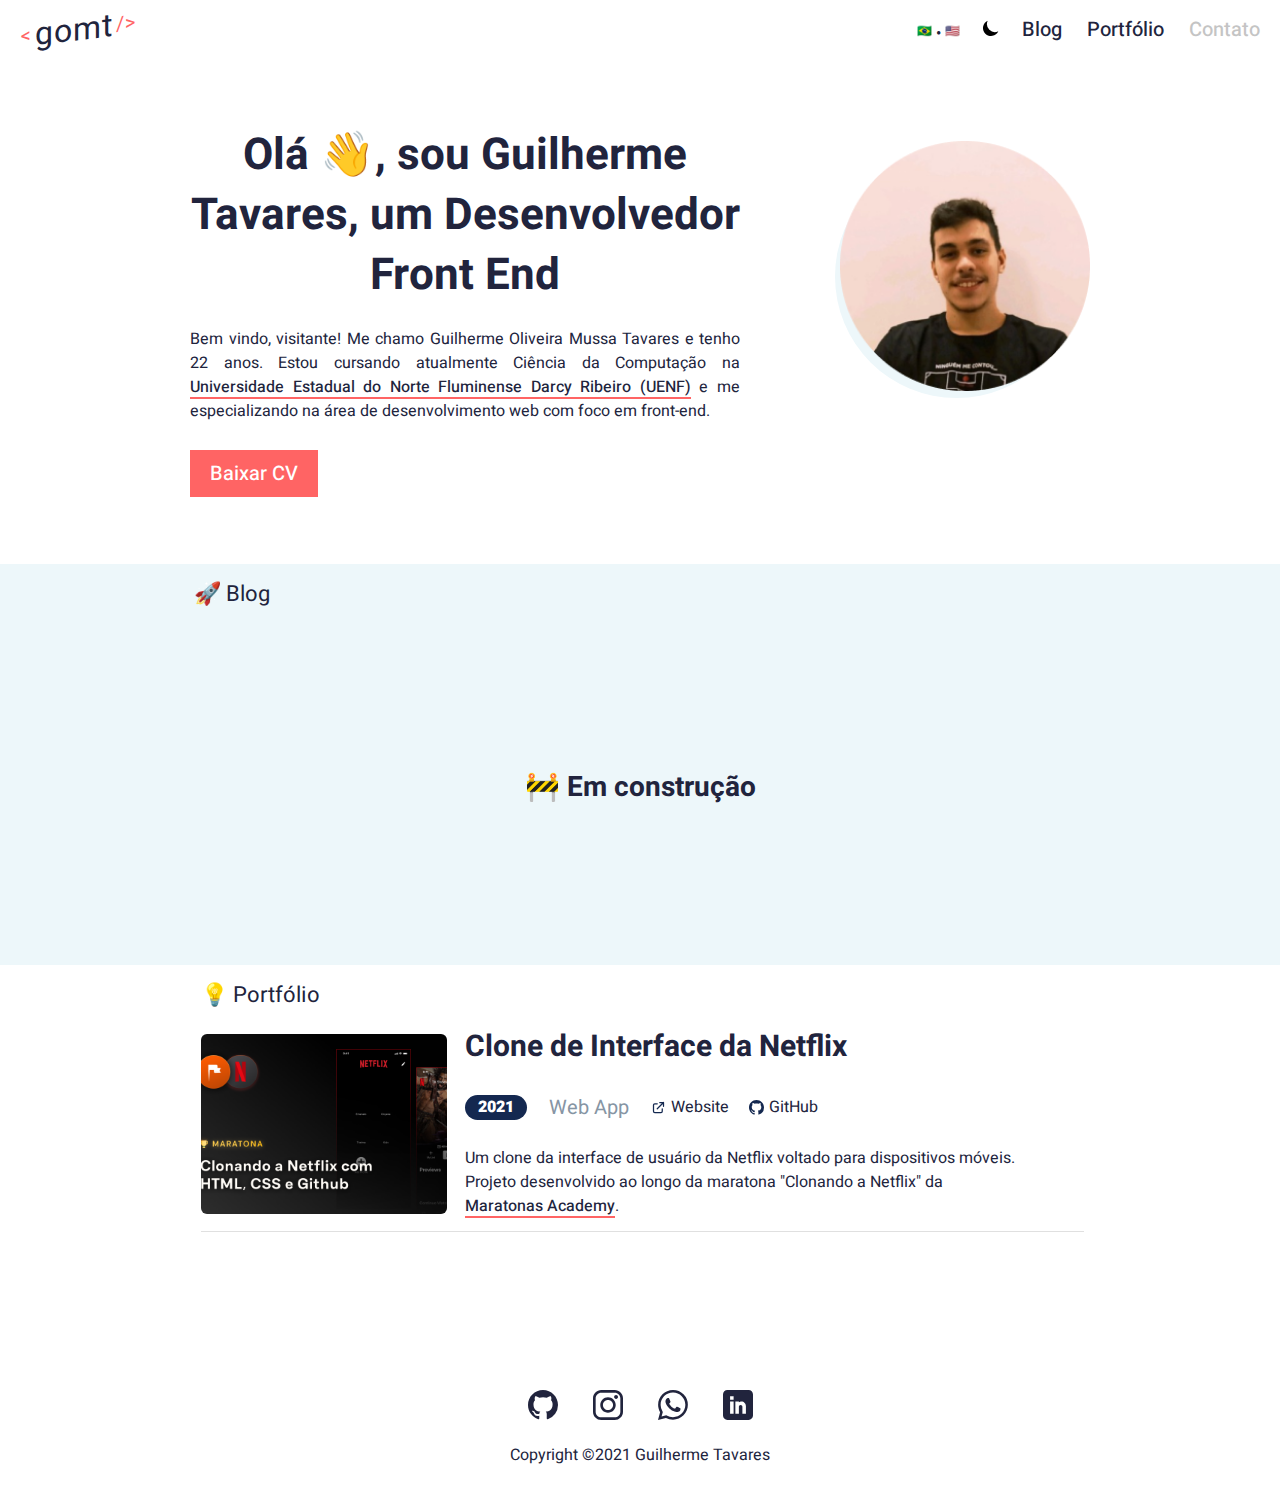
<file: index.html>
<!DOCTYPE html>
<html lang="en">
  <head>
    <link rel="stylesheet" href="styles/pages/index.css" />
    <meta charset="UTF-8" />
    <meta http-equiv="X-UA-Compatible" content="IE=edge" />
    <meta name="viewport" content="width=device-width, initial-scale=1.0" />
    <link rel="shortcut icon" href="favicon.ico" type="image/x-icon" />
    <title>Guilherme Tavares - Desenvolvedor front-end</title>
    <meta name="author" content="Guilherme Tavares" />
    <meta
      name="description"
      content="Guilherme Tavares - Desenvolvedor front-end"
    />
    <meta
      name="title"
      property="og:title"
      content="Website pessoal - Guilherme Tavares"
    />
    <meta property="og:type" content="website" />
    <meta property="og:description" content="" />
    <meta
      name="image"
      property="og:image"
      content="https://guilhermeomt.dev/assets/images/my-photo.png"
    />
    <meta property="og:url" content="https://guilhermeomt.dev" />
  </head>
  <body>
    <header class="header">
      <a class="header__logo" href="/"
        ><span class="header__opening">&lt;</span
        ><span class="header__name">gomt</span
        ><span class="header__closing">/&gt;</span></a
      >
      <nav class="navbar">
        <div>
          <a class="navbar__language" href="/">🇧🇷</a>
          <span style="font-size: 8px">●</span>
          <a class="navbar__language disabled">🇺🇸</a>
        </div>
        <button
          onclick="toggleDarkMode()"
          style="background-color: transparent; border: 0; cursor: pointer"
        >
          <img
            class="hide"
            id="light-sun"
            src="assets/icons/sun.svg"
            alt=""
            width="20"
          />
          <img id="dark-moon" src="assets/icons/moon.svg" alt="" width="20" />
        </button>
        <button class="navbar__menu" onclick="toggleOpenMenu()">
          <svg
            class="navbar__icon"
            width="30"
            height="20"
            viewBox="0 0 30 20"
            fill="none"
            xmlns="http://www.w3.org/2000/svg"
          >
            <path
              class="navbar__path navbar__path--first"
              d="M0 1H30"
              stroke="#21243D"
              stroke-width="1.6"
            />
            <path
              class="navbar__path navbar__path--second"
              d="M0 10H30"
              stroke="#21243D"
              stroke-width="1.6"
            />
            <path
              class="navbar__path navbar__path--third"
              d="M0 19H30"
              stroke="#21243D"
              stroke-width="1.6"
            />
          </svg>
        </button>
        <ul id="menu" class="navbar__list">
          <a class="navbar__link" href="#blog"><li>Blog</li></a>
          <a class="navbar__link" href="#portfolio"><li>Portfólio</li></a>
          <a class="navbar__link disabled" href="#"><li>Contato</li></a>
        </ul>
      </nav>
    </header>

    <section class="intro">
      <div class="intro__figure">
        <img
          class="intro__photo"
          src="assets/images/my-photo.png"
          alt="Foto Guilherme"
        />
        <div class="intro__circle"></div>
      </div>
      <div class="intro__content">
        <h1 class="intro__title">
          Olá <span id="wave-animation">👋</span>, sou Guilherme Tavares, um
          Desenvolvedor Front End
        </h1>
        <p class="intro__subtitle">
          Bem vindo, visitante! Me chamo Guilherme Oliveira Mussa Tavares e
          tenho 22 anos. Estou cursando atualmente Ciência da Computação na
          <a
            href="https://uenf.br/portal/"
            target="_blank"
            rel="noopener noreferrer"
            >Universidade Estadual do Norte Fluminense Darcy Ribeiro (UENF)</a
          >
          e me especializando na área de desenvolvimento web com foco em
          front-end.
        </p>

        <a
          class="button button--primary"
          href="/assets/files/CV-Guilherme.pdf"
          target="_blank"
          rel="noopener noreferrer"
          >Baixar CV</a
        >
      </div>
    </section>

    <div class="bg-secondary">
      <section id="blog" class="blog-posts">
        <h2 class="blog-posts__title">🚀 Blog</h2>

        <h2 style="padding: 120px 0; font-size: 28px">🚧 Em construção</h2>
      </section>
    </div>

    <section id="portfolio" class="portfolio">
      <h2 class="portfolio__title">💡 Portfólio</h2>
      <ul class="portfolio__list">
        <li class="portfolio-item">
          <div class="portfolio-item__description">
            <img
              class="portfolio-item__img"
              src="assets/images/netflix-cover.png"
              alt="Hub Maratonas Academy"
            />
            <div class="portfolio-item__text">
              <h2 class="portfolio-item__title">
                Clone de Interface da Netflix
              </h2>
              <div class="portfolio-item__info">
                <p class="portfolio-item__badge">2021</p>
                <p class="portfolio-item__type">Web App</p>
                <div class="portfolio-item__links">
                  <a
                    class="portfolio-item__link"
                    href="https://netflix.guilhermeomt.dev"
                    target="_blank"
                    rel="noopener noreferrer"
                  >
                    <svg
                      xmlns="http://www.w3.org/2000/svg"
                      class="h-6 w-6"
                      fill="none"
                      viewBox="0 0 24 24"
                      stroke="var(--color-blue)"
                    >
                      <path
                        stroke-linecap="round"
                        stroke-linejoin="round"
                        stroke-width="2"
                        d="M10 6H6a2 2 0 00-2 2v10a2 2 0 002 2h10a2 2 0 002-2v-4M14 4h6m0 0v6m0-6L10 14"
                      />
                    </svg>
                    Website
                  </a>
                  <a
                    class="portfolio-item__link"
                    href="https://github.com/guilhermeomt/clonando-a-netflix"
                    target="_blank"
                    rel="noopener noreferrer"
                  >
                    <svg
                      xmlns="http://www.w3.org/2000/svg"
                      fill="var(--color-blue)"
                      viewBox="0 0 16 16"
                    >
                      <path
                        d="M8 0C3.58 0 0 3.58 0 8c0 3.54 2.29 6.53 5.47 7.59.4.07.55-.17.55-.38 0-.19-.01-.82-.01-1.49-2.01.37-2.53-.49-2.69-.94-.09-.23-.48-.94-.82-1.13-.28-.15-.68-.52-.01-.53.63-.01 1.08.58 1.23.82.72 1.21 1.87.87 2.33.66.07-.52.28-.87.51-1.07-1.78-.2-3.64-.89-3.64-3.95 0-.87.31-1.59.82-2.15-.08-.2-.36-1.02.08-2.12 0 0 .67-.21 2.2.82.64-.18 1.32-.27 2-.27.68 0 1.36.09 2 .27 1.53-1.04 2.2-.82 2.2-.82.44 1.1.16 1.92.08 2.12.51.56.82 1.27.82 2.15 0 3.07-1.87 3.75-3.65 3.95.29.25.54.73.54 1.48 0 1.07-.01 1.93-.01 2.2 0 .21.15.46.55.38A8.012 8.012 0 0 0 16 8c0-4.42-3.58-8-8-8z"
                      />
                    </svg>
                    GitHub
                  </a>
                </div>
              </div>
              <p class="portfolio-item__content">
                Um clone da interface de usuário da Netflix voltado para
                dispositivos móveis. Projeto desenvolvido ao longo da maratona
                "Clonando a Netflix" da
                <a
                  href="https://maratonas.academy"
                  target="_blank"
                  rel="noopener noreferrer"
                  >Maratonas Academy</a
                >.
              </p>
            </div>
          </div>
          <hr class="horizontal-line" />
        </li>
      </ul>
    </section>

    <footer class="footer">
      <div class="footer__social">
        <a
          class="footer__link"
          href="https://github.com/guilhermeomt"
          target="_blank"
          rel="noopener noreferrer"
        >
          <svg
            class="footer__icon"
            xmlns="http://www.w3.org/2000/svg"
            width="30"
            height="30"
            viewBox="0 0 16 16"
          >
            <path
              fill="#21243D"
              d="M8 0C3.58 0 0 3.58 0 8c0 3.54 2.29 6.53 5.47 7.59.4.07.55-.17.55-.38 0-.19-.01-.82-.01-1.49-2.01.37-2.53-.49-2.69-.94-.09-.23-.48-.94-.82-1.13-.28-.15-.68-.52-.01-.53.63-.01 1.08.58 1.23.82.72 1.21 1.87.87 2.33.66.07-.52.28-.87.51-1.07-1.78-.2-3.64-.89-3.64-3.95 0-.87.31-1.59.82-2.15-.08-.2-.36-1.02.08-2.12 0 0 .67-.21 2.2.82.64-.18 1.32-.27 2-.27.68 0 1.36.09 2 .27 1.53-1.04 2.2-.82 2.2-.82.44 1.1.16 1.92.08 2.12.51.56.82 1.27.82 2.15 0 3.07-1.87 3.75-3.65 3.95.29.25.54.73.54 1.48 0 1.07-.01 1.93-.01 2.2 0 .21.15.46.55.38A8.012 8.012 0 0 0 16 8c0-4.42-3.58-8-8-8z"
            />
          </svg>
        </a>
        <a
          class="footer__link"
          href="https://www.instagram.com/guilhermeomt/"
          target="_blank"
          rel="noopener noreferrer"
        >
          <svg
            class="footer__icon"
            width="30"
            height="30"
            viewBox="0 0 30 30"
            fill="none"
            xmlns="http://www.w3.org/2000/svg"
          >
            <path
              d="M21.7209 0H8.27874C3.71384 0 0 3.71402 0 8.27892V21.7211C0 26.2862 3.71384 30 8.27874 30H21.7209C26.2862 30 30 26.286 30 21.7211V8.27892C30.0002 3.71402 26.2862 0 21.7209 0ZM27.3384 21.7211C27.3384 24.8185 24.8185 27.3383 21.7211 27.3383H8.27874C5.18153 27.3384 2.66175 24.8185 2.66175 21.7211V8.27892C2.66175 5.18171 5.18153 2.66175 8.27874 2.66175H21.7209C24.8183 2.66175 27.3383 5.18171 27.3383 8.27892V21.7211H27.3384Z"
              fill="#21243D"
            />
            <path
              d="M14.9998 7.27014C10.7373 7.27014 7.26953 10.7379 7.26953 15.0004C7.26953 19.2627 10.7373 22.7303 14.9998 22.7303C19.2623 22.7303 22.73 19.2627 22.73 15.0004C22.73 10.7379 19.2623 7.27014 14.9998 7.27014ZM14.9998 20.0683C12.2051 20.0683 9.93128 17.7949 9.93128 15.0002C9.93128 12.2054 12.2049 9.93171 14.9998 9.93171C17.7946 9.93171 20.0683 12.2054 20.0683 15.0002C20.0683 17.7949 17.7944 20.0683 14.9998 20.0683Z"
              fill="#21243D"
            />
            <path
              d="M23.0545 5.01318C22.5417 5.01318 22.0379 5.2208 21.6757 5.58457C21.3118 5.94657 21.1025 6.45053 21.1025 6.96513C21.1025 7.47814 21.3119 7.98192 21.6757 8.34569C22.0377 8.70769 22.5417 8.91708 23.0545 8.91708C23.5691 8.91708 24.0713 8.70769 24.435 8.34569C24.7988 7.98192 25.0064 7.47796 25.0064 6.96513C25.0064 6.45053 24.7988 5.94657 24.435 5.58457C24.073 5.2208 23.5691 5.01318 23.0545 5.01318Z"
              fill="#21243D"
            />
          </svg>
        </a>
        <a
          class="footer__link"
          href="https://api.whatsapp.com/send?phone=5522997221704"
          target="_blank"
          rel="noopener noreferrer"
        >
          <svg
            class="footer__icon"
            xmlns="http://www.w3.org/2000/svg"
            width="30"
            height="30"
            viewBox="0 0 16 16"
          >
            <path
              fill="#21243D"
              d="M13.601 2.326A7.854 7.854 0 0 0 7.994 0C3.627 0 .068 3.558.064 7.926c0 1.399.366 2.76 1.057 3.965L0 16l4.204-1.102a7.933 7.933 0 0 0 3.79.965h.004c4.368 0 7.926-3.558 7.93-7.93A7.898 7.898 0 0 0 13.6 2.326zM7.994 14.521a6.573 6.573 0 0 1-3.356-.92l-.24-.144-2.494.654.666-2.433-.156-.251a6.56 6.56 0 0 1-1.007-3.505c0-3.626 2.957-6.584 6.591-6.584a6.56 6.56 0 0 1 4.66 1.931 6.557 6.557 0 0 1 1.928 4.66c-.004 3.639-2.961 6.592-6.592 6.592zm3.615-4.934c-.197-.099-1.17-.578-1.353-.646-.182-.065-.315-.099-.445.099-.133.197-.513.646-.627.775-.114.133-.232.148-.43.05-.197-.1-.836-.308-1.592-.985-.59-.525-.985-1.175-1.103-1.372-.114-.198-.011-.304.088-.403.087-.088.197-.232.296-.346.1-.114.133-.198.198-.33.065-.134.034-.248-.015-.347-.05-.099-.445-1.076-.612-1.47-.16-.389-.323-.335-.445-.34-.114-.007-.247-.007-.38-.007a.729.729 0 0 0-.529.247c-.182.198-.691.677-.691 1.654 0 .977.71 1.916.81 2.049.098.133 1.394 2.132 3.383 2.992.47.205.84.326 1.129.418.475.152.904.129 1.246.08.38-.058 1.171-.48 1.338-.943.164-.464.164-.86.114-.943-.049-.084-.182-.133-.38-.232z"
            />
          </svg>
        </a>
        <a
          class="footer__link"
          href="https://www.linkedin.com/in/guilherme-tavares-3b65541a4/"
          target="_blank"
          rel="noopener noreferrer"
        >
          <svg
            class="footer__icon"
            width="30"
            height="30"
            viewBox="0 0 30 30"
            fill="none"
            xmlns="http://www.w3.org/2000/svg"
          >
            <path
              d="M25.6055 0H4.39453C1.97159 0 0 1.97159 0 4.39453V25.6055C0 28.0284 1.97159 30 4.39453 30H25.6055C28.0284 30 30 28.0284 30 25.6055V4.39453C30 1.97159 28.0284 0 25.6055 0ZM10.6055 23.7891H7.08984V11.4844H10.6055V23.7891ZM10.6055 9.72656H7.08984V6.21094H10.6055V9.72656ZM22.9102 23.7891H19.3945V16.7578C19.3945 15.7887 18.6058 15 17.6367 15C16.6676 15 15.8789 15.7887 15.8789 16.7578V23.7891H12.3633V11.4844H15.8789V12.147C16.7999 11.8607 17.3982 11.4844 18.5156 11.4844C20.8999 11.4869 22.9102 13.6258 22.9102 16.1536V23.7891Z"
              fill="#21243D"
            />
          </svg>
        </a>
      </div>
      <p class="footer__copy">Copyright ©2021 Guilherme Tavares</p>
    </footer>
  </body>

  <script src="scripts/main.js"></script>
</html>
</file>
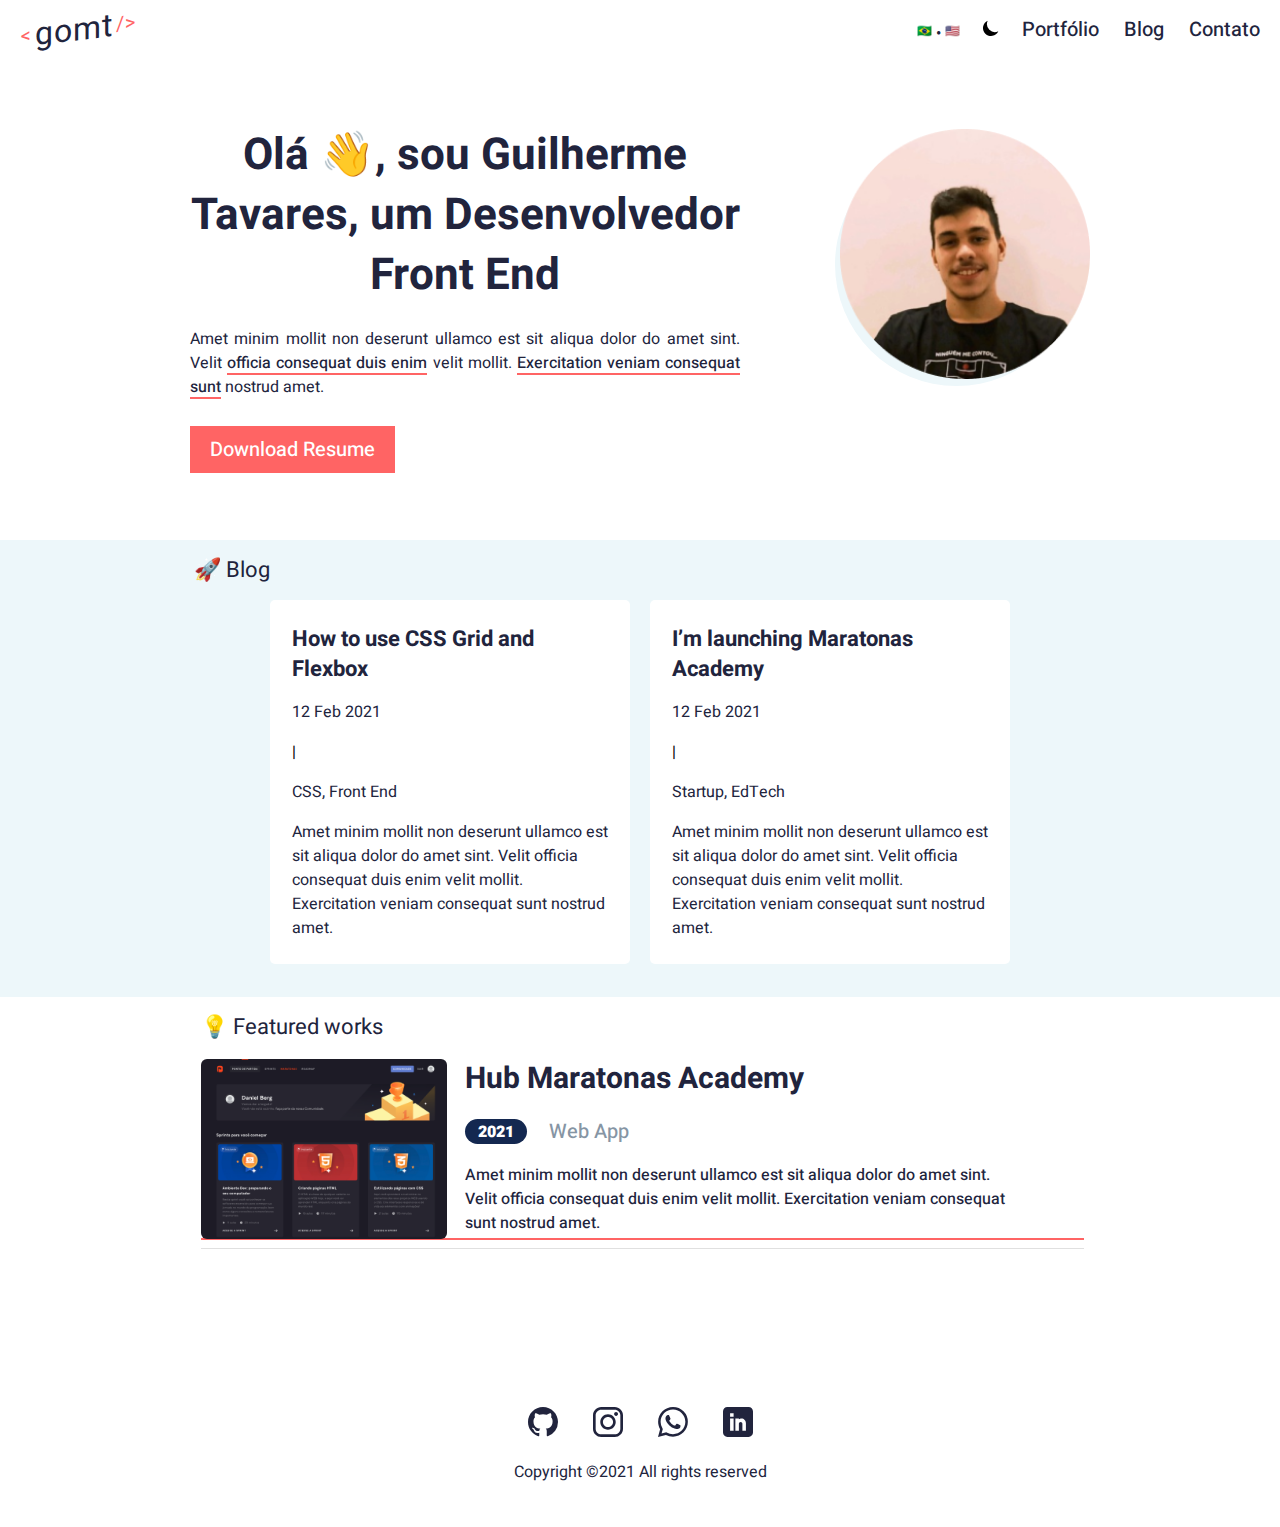
<file: components.html>
<!DOCTYPE html>
<html lang="en">
  <head>
    <link rel="stylesheet" href="styles/pages/index.css" />
    <meta charset="UTF-8" />
    <meta http-equiv="X-UA-Compatible" content="IE=edge" />
    <meta name="viewport" content="width=device-width, initial-scale=1.0" />
    <link rel="shortcut icon" href="favicon.ico" type="image/x-icon" />
    <title>Guilherme Tavares - Desenvolvedor front-end</title>
  </head>
  <body>
    <header class="header">
      <a class="header__logo" href="/"
        ><span class="header__opening">&lt;</span
        ><span class="header__name">gomt</span
        ><span class="header__closing">/&gt;</span></a
      >
      <nav class="navbar">
        <div>
          <a class="navbar__language" href="/">🇧🇷</a>
          <span style="font-size: 8px">●</span>
          <a class="navbar__language" href="en.html">🇺🇸</a>
        </div>
        <button
          onclick="toggleDarkMode()"
          style="background-color: transparent; border: 0; cursor: pointer"
        >
          <img
            class="hide"
            id="light-sun"
            src="assets/icons/sun.svg"
            alt=""
            width="20"
          />
          <img id="dark-moon" src="assets/icons/moon.svg" alt="" width="20" />
        </button>
        <button class="navbar__menu" onclick="toggleOpenMenu()">
          <svg
            class="navbar__icon"
            width="30"
            height="20"
            viewBox="0 0 30 20"
            fill="none"
            xmlns="http://www.w3.org/2000/svg"
          >
            <path
              class="navbar__path navbar__path--first"
              d="M0 1H30"
              stroke="#21243D"
              stroke-width="1.6"
            />
            <path
              class="navbar__path navbar__path--second"
              d="M0 10H30"
              stroke="#21243D"
              stroke-width="1.6"
            />
            <path
              class="navbar__path navbar__path--third"
              d="M0 19H30"
              stroke="#21243D"
              stroke-width="1.6"
            />
          </svg>
        </button>
        <ul id="menu" class="navbar__list">
          <a class="navbar__link" href="#"><li>Portfólio</li></a>
          <a class="navbar__link" href="#"><li>Blog</li></a>
          <a class="navbar__link" href="#"><li>Contato</li></a>
        </ul>
      </nav>
    </header>

    <section class="intro">
      <div class="intro__figure">
        <img
          class="intro__photo"
          src="assets/images/my-photo.png"
          alt="Foto Guilherme"
        />
        <div class="intro__circle"></div>
      </div>
      <div class="intro__content">
        <h1 class="intro__title">
          Olá <span id="wave-animation">👋</span>, sou Guilherme Tavares, um
          Desenvolvedor Front End
        </h1>
        <p class="intro__subtitle">
          Amet minim mollit non deserunt ullamco est sit aliqua dolor do amet
          sint. Velit <a href=".">officia consequat duis enim</a> velit mollit.
          <a href="">Exercitation veniam consequat sunt</a> nostrud amet.
        </p>

        <a class="button button--primary" href="#"> Download Resume</a>
      </div>
    </section>

    <div class="bg-secondary">
      <section class="blog-posts">
        <h2 class="blog-posts__title">🚀 Blog</h2>
        <ul class="blog-posts__list">
          <li class="post-card">
            <h2 class="post-card__title">How to use CSS Grid and Flexbox</h2>
            <div class="post-card__description">
              <p>12 Feb 2021</p>
              <span>|</span>
              <p>CSS, Front End</p>
            </div>
            <p class="post-card__content">
              Amet minim mollit non deserunt ullamco est sit aliqua dolor do
              amet sint. Velit officia consequat duis enim velit mollit.
              Exercitation veniam consequat sunt nostrud amet.
            </p>
          </li>

          <li class="post-card">
            <h2 class="post-card__title">I’m launching Maratonas Academy</h2>
            <div class="post-card__description">
              <p>12 Feb 2021</p>
              <span>|</span>
              <p>Startup, EdTech</p>
            </div>
            <p class="post-card__content">
              Amet minim mollit non deserunt ullamco est sit aliqua dolor do
              amet sint. Velit officia consequat duis enim velit mollit.
              Exercitation veniam consequat sunt nostrud amet.
            </p>
          </li>
        </ul>
      </section>
    </div>

    <section class="portfolio">
      <h2 class="portfolio__title">💡 Featured works</h2>
      <ul class="portfolio__list">
        <li class="portfolio-item">
          <a class="portfolio-item__link" href="portfolio-detail.html">
            <div class="portfolio-item__description">
              <img
                class="portfolio-item__img"
                src="assets/images/portfolio-item-cover1.png"
                alt="Hub Maratonas Academy"
              />
              <div class="portfolio-item__text">
                <h2 class="portfolio-item__title">Hub Maratonas Academy</h2>
                <div class="portfolio-item__info">
                  <p class="portfolio-item__badge">2021</p>
                  <p class="portfolio-item__type">Web App</p>
                </div>
                <p class="portfolio-item__content">
                  Amet minim mollit non deserunt ullamco est sit aliqua dolor do
                  amet sint. Velit officia consequat duis enim velit mollit.
                  Exercitation veniam consequat sunt nostrud amet.
                </p>
              </div>
            </div>
          </a>
          <hr class="horizontal-line" />
        </li>
      </ul>
    </section>

    <footer class="footer">
      <div class="footer__social">
        <a
          class="footer__link"
          href="#"
          target="_blank"
          rel="noopener noreferrer"
        >
          <svg
            class="footer__icon"
            xmlns="http://www.w3.org/2000/svg"
            width="30"
            height="30"
            viewBox="0 0 16 16"
          >
            <path
              fill="#21243D"
              d="M8 0C3.58 0 0 3.58 0 8c0 3.54 2.29 6.53 5.47 7.59.4.07.55-.17.55-.38 0-.19-.01-.82-.01-1.49-2.01.37-2.53-.49-2.69-.94-.09-.23-.48-.94-.82-1.13-.28-.15-.68-.52-.01-.53.63-.01 1.08.58 1.23.82.72 1.21 1.87.87 2.33.66.07-.52.28-.87.51-1.07-1.78-.2-3.64-.89-3.64-3.95 0-.87.31-1.59.82-2.15-.08-.2-.36-1.02.08-2.12 0 0 .67-.21 2.2.82.64-.18 1.32-.27 2-.27.68 0 1.36.09 2 .27 1.53-1.04 2.2-.82 2.2-.82.44 1.1.16 1.92.08 2.12.51.56.82 1.27.82 2.15 0 3.07-1.87 3.75-3.65 3.95.29.25.54.73.54 1.48 0 1.07-.01 1.93-.01 2.2 0 .21.15.46.55.38A8.012 8.012 0 0 0 16 8c0-4.42-3.58-8-8-8z"
            />
          </svg>
        </a>
        <a
          class="footer__link"
          href="https://www.instagram.com/guilhermeomt/"
          target="_blank"
          rel="noopener noreferrer"
        >
          <svg
            class="footer__icon"
            width="30"
            height="30"
            viewBox="0 0 30 30"
            fill="none"
            xmlns="http://www.w3.org/2000/svg"
          >
            <path
              d="M21.7209 0H8.27874C3.71384 0 0 3.71402 0 8.27892V21.7211C0 26.2862 3.71384 30 8.27874 30H21.7209C26.2862 30 30 26.286 30 21.7211V8.27892C30.0002 3.71402 26.2862 0 21.7209 0ZM27.3384 21.7211C27.3384 24.8185 24.8185 27.3383 21.7211 27.3383H8.27874C5.18153 27.3384 2.66175 24.8185 2.66175 21.7211V8.27892C2.66175 5.18171 5.18153 2.66175 8.27874 2.66175H21.7209C24.8183 2.66175 27.3383 5.18171 27.3383 8.27892V21.7211H27.3384Z"
              fill="#21243D"
            />
            <path
              d="M14.9998 7.27014C10.7373 7.27014 7.26953 10.7379 7.26953 15.0004C7.26953 19.2627 10.7373 22.7303 14.9998 22.7303C19.2623 22.7303 22.73 19.2627 22.73 15.0004C22.73 10.7379 19.2623 7.27014 14.9998 7.27014ZM14.9998 20.0683C12.2051 20.0683 9.93128 17.7949 9.93128 15.0002C9.93128 12.2054 12.2049 9.93171 14.9998 9.93171C17.7946 9.93171 20.0683 12.2054 20.0683 15.0002C20.0683 17.7949 17.7944 20.0683 14.9998 20.0683Z"
              fill="#21243D"
            />
            <path
              d="M23.0545 5.01318C22.5417 5.01318 22.0379 5.2208 21.6757 5.58457C21.3118 5.94657 21.1025 6.45053 21.1025 6.96513C21.1025 7.47814 21.3119 7.98192 21.6757 8.34569C22.0377 8.70769 22.5417 8.91708 23.0545 8.91708C23.5691 8.91708 24.0713 8.70769 24.435 8.34569C24.7988 7.98192 25.0064 7.47796 25.0064 6.96513C25.0064 6.45053 24.7988 5.94657 24.435 5.58457C24.073 5.2208 23.5691 5.01318 23.0545 5.01318Z"
              fill="#21243D"
            />
          </svg>
        </a>
        <a
          class="footer__link"
          href="https://api.whatsapp.com/send?phone=5522997221704"
          target="_blank"
          rel="noopener noreferrer"
        >
          <svg
            class="footer__icon"
            xmlns="http://www.w3.org/2000/svg"
            width="30"
            height="30"
            viewBox="0 0 16 16"
          >
            <path
              fill="#21243D"
              d="M13.601 2.326A7.854 7.854 0 0 0 7.994 0C3.627 0 .068 3.558.064 7.926c0 1.399.366 2.76 1.057 3.965L0 16l4.204-1.102a7.933 7.933 0 0 0 3.79.965h.004c4.368 0 7.926-3.558 7.93-7.93A7.898 7.898 0 0 0 13.6 2.326zM7.994 14.521a6.573 6.573 0 0 1-3.356-.92l-.24-.144-2.494.654.666-2.433-.156-.251a6.56 6.56 0 0 1-1.007-3.505c0-3.626 2.957-6.584 6.591-6.584a6.56 6.56 0 0 1 4.66 1.931 6.557 6.557 0 0 1 1.928 4.66c-.004 3.639-2.961 6.592-6.592 6.592zm3.615-4.934c-.197-.099-1.17-.578-1.353-.646-.182-.065-.315-.099-.445.099-.133.197-.513.646-.627.775-.114.133-.232.148-.43.05-.197-.1-.836-.308-1.592-.985-.59-.525-.985-1.175-1.103-1.372-.114-.198-.011-.304.088-.403.087-.088.197-.232.296-.346.1-.114.133-.198.198-.33.065-.134.034-.248-.015-.347-.05-.099-.445-1.076-.612-1.47-.16-.389-.323-.335-.445-.34-.114-.007-.247-.007-.38-.007a.729.729 0 0 0-.529.247c-.182.198-.691.677-.691 1.654 0 .977.71 1.916.81 2.049.098.133 1.394 2.132 3.383 2.992.47.205.84.326 1.129.418.475.152.904.129 1.246.08.38-.058 1.171-.48 1.338-.943.164-.464.164-.86.114-.943-.049-.084-.182-.133-.38-.232z"
            />
          </svg>
        </a>
        <a
          class="footer__link"
          href="https://www.linkedin.com/in/guilherme-tavares-3b65541a4/"
          target="_blank"
          rel="noopener noreferrer"
        >
          <svg
            class="footer__icon"
            width="30"
            height="30"
            viewBox="0 0 30 30"
            fill="none"
            xmlns="http://www.w3.org/2000/svg"
          >
            <path
              d="M25.6055 0H4.39453C1.97159 0 0 1.97159 0 4.39453V25.6055C0 28.0284 1.97159 30 4.39453 30H25.6055C28.0284 30 30 28.0284 30 25.6055V4.39453C30 1.97159 28.0284 0 25.6055 0ZM10.6055 23.7891H7.08984V11.4844H10.6055V23.7891ZM10.6055 9.72656H7.08984V6.21094H10.6055V9.72656ZM22.9102 23.7891H19.3945V16.7578C19.3945 15.7887 18.6058 15 17.6367 15C16.6676 15 15.8789 15.7887 15.8789 16.7578V23.7891H12.3633V11.4844H15.8789V12.147C16.7999 11.8607 17.3982 11.4844 18.5156 11.4844C20.8999 11.4869 22.9102 13.6258 22.9102 16.1536V23.7891Z"
              fill="#21243D"
            />
          </svg>
        </a>
      </div>
      <p class="footer__copy">Copyright ©2021 All rights reserved</p>
    </footer>
  </body>

  <script src="scripts/main.js"></script>
</html>
</file>
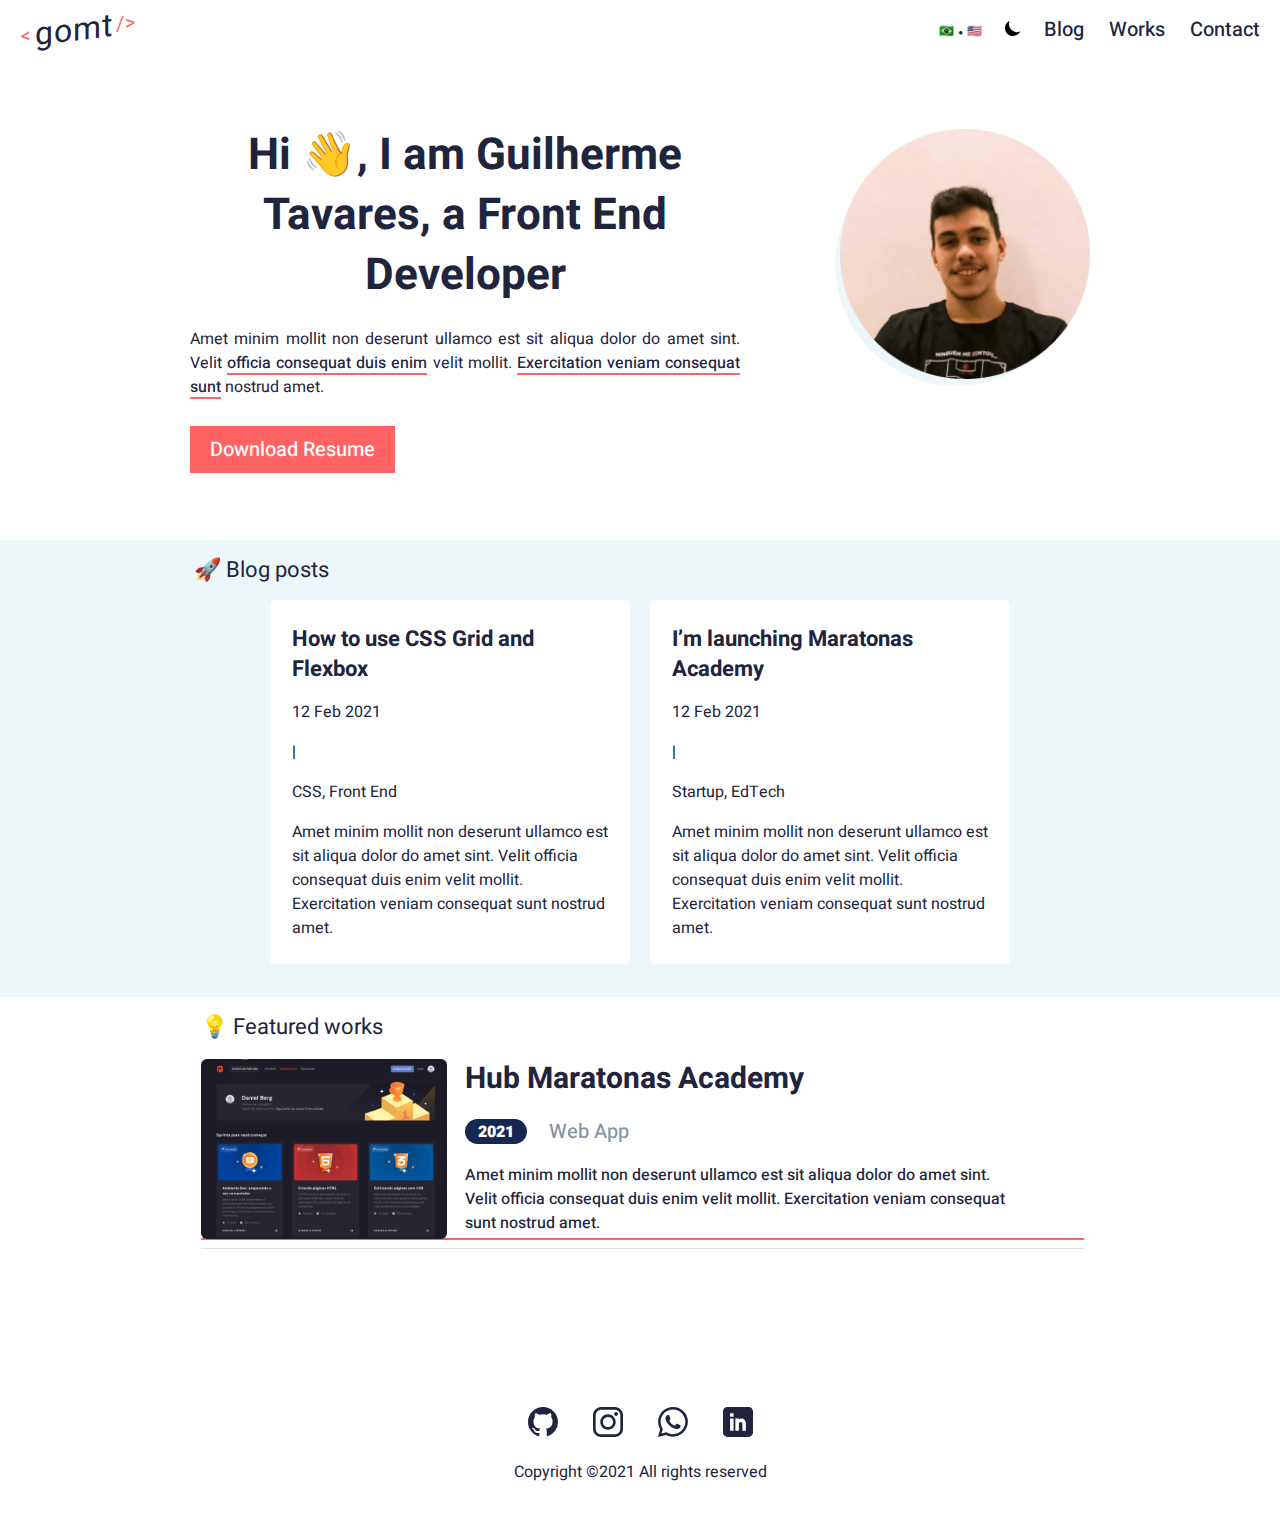
<file: en.html>
<!DOCTYPE html>
<html lang="en">
  <head>
    <link rel="stylesheet" href="styles/pages/index.css" />
    <meta charset="UTF-8" />
    <meta http-equiv="X-UA-Compatible" content="IE=edge" />
    <meta name="viewport" content="width=device-width, initial-scale=1.0" />
    <link rel="shortcut icon" href="favicon.ico" type="image/x-icon" />
    <title>Guilherme Tavares - Desenvolvedor front-end</title>
  </head>
  <body>
    <header class="header">
      <a class="header__logo" href="/"
        ><span class="header__opening">&lt;</span
        ><span class="header__name">gomt</span
        ><span class="header__closing">/&gt;</span></a
      >
      <nav class="navbar">
        <div>
          <a class="navbar__language" href="/">🇧🇷</a>
          <span style="font-size: 8px">●</span>
          <a class="navbar__language" href="/en.html">🇺🇸</a>
        </div>
        <button
          onclick="toggleDarkMode()"
          style="background-color: transparent; border: 0; cursor: pointer"
        >
          <img
            class="hide"
            id="light-sun"
            src="assets/icons/sun.svg"
            alt=""
            width="20"
          />
          <img id="dark-moon" src="assets/icons/moon.svg" alt="" width="20" />
        </button>
        <button class="navbar__menu" onclick="toggleOpenMenu()">
          <svg
            class="navbar__icon"
            width="30"
            height="20"
            viewBox="0 0 30 20"
            fill="none"
            xmlns="http://www.w3.org/2000/svg"
          >
            <path
              class="navbar__path navbar__path--first"
              d="M0 1H30"
              stroke="#21243D"
              stroke-width="1.6"
            />
            <path
              class="navbar__path navbar__path--second"
              d="M0 10H30"
              stroke="#21243D"
              stroke-width="1.6"
            />
            <path
              class="navbar__path navbar__path--third"
              d="M0 19H30"
              stroke="#21243D"
              stroke-width="1.6"
            />
          </svg>
        </button>
        <ul id="menu" class="navbar__list">
          <a class="navbar__link" href="#"><li>Blog</li></a>
          <a class="navbar__link" href="#"><li>Works</li></a>
          <a class="navbar__link" href="#"><li>Contact</li></a>
        </ul>
      </nav>
    </header>

    <section class="intro">
      <div class="intro__figure">
        <img
          class="intro__photo"
          src="assets/images/my-photo.png"
          alt="Foto Guilherme"
        />
        <div class="intro__circle"></div>
      </div>
      <div class="intro__content">
        <h1 class="intro__title">
          Hi <span id="wave-animation">👋</span>, I am Guilherme Tavares, a
          Front End Developer
        </h1>
        <p class="intro__subtitle">
          Amet minim mollit non deserunt ullamco est sit aliqua dolor do amet
          sint. Velit <a href=".">officia consequat duis enim</a> velit mollit.
          <a href="">Exercitation veniam consequat sunt</a> nostrud amet.
        </p>

        <a class="button button--primary" href="#"> Download Resume</a>
      </div>
    </section>

    <div class="bg-secondary">
      <section class="blog-posts">
        <h2 class="blog-posts__title">🚀 Blog posts</h2>
        <ul class="blog-posts__list">
          <li class="post-card">
            <h2 class="post-card__title">How to use CSS Grid and Flexbox</h2>
            <div class="post-card__description">
              <p>12 Feb 2021</p>
              <span>|</span>
              <p>CSS, Front End</p>
            </div>
            <p class="post-card__content">
              Amet minim mollit non deserunt ullamco est sit aliqua dolor do
              amet sint. Velit officia consequat duis enim velit mollit.
              Exercitation veniam consequat sunt nostrud amet.
            </p>
          </li>

          <li class="post-card">
            <h2 class="post-card__title">I’m launching Maratonas Academy</h2>
            <div class="post-card__description">
              <p>12 Feb 2021</p>
              <span>|</span>
              <p>Startup, EdTech</p>
            </div>
            <p class="post-card__content">
              Amet minim mollit non deserunt ullamco est sit aliqua dolor do
              amet sint. Velit officia consequat duis enim velit mollit.
              Exercitation veniam consequat sunt nostrud amet.
            </p>
          </li>
        </ul>
      </section>
    </div>

    <section class="portfolio">
      <h2 class="portfolio__title">💡 Featured works</h2>
      <ul class="portfolio__list">
        <li class="portfolio-item">
          <a class="portfolio-item__link" href="portfolio-detail.html">
            <div class="portfolio-item__description">
              <img
                class="portfolio-item__img"
                src="assets/images/portfolio-item-cover1.png"
                alt="Hub Maratonas Academy"
              />
              <div class="portfolio-item__text">
                <h2 class="portfolio-item__title">Hub Maratonas Academy</h2>
                <div class="portfolio-item__info">
                  <p class="portfolio-item__badge">2021</p>
                  <p class="portfolio-item__type">Web App</p>
                </div>
                <p class="portfolio-item__content">
                  Amet minim mollit non deserunt ullamco est sit aliqua dolor do
                  amet sint. Velit officia consequat duis enim velit mollit.
                  Exercitation veniam consequat sunt nostrud amet.
                </p>
              </div>
            </div>
          </a>
          <hr class="horizontal-line" />
        </li>
      </ul>
    </section>

    <footer class="footer">
      <div class="footer__social">
        <a
          class="footer__link"
          href="#"
          target="_blank"
          rel="noopener noreferrer"
        >
          <svg
            class="footer__icon"
            xmlns="http://www.w3.org/2000/svg"
            width="30"
            height="30"
            viewBox="0 0 16 16"
          >
            <path
              fill="#21243D"
              d="M8 0C3.58 0 0 3.58 0 8c0 3.54 2.29 6.53 5.47 7.59.4.07.55-.17.55-.38 0-.19-.01-.82-.01-1.49-2.01.37-2.53-.49-2.69-.94-.09-.23-.48-.94-.82-1.13-.28-.15-.68-.52-.01-.53.63-.01 1.08.58 1.23.82.72 1.21 1.87.87 2.33.66.07-.52.28-.87.51-1.07-1.78-.2-3.64-.89-3.64-3.95 0-.87.31-1.59.82-2.15-.08-.2-.36-1.02.08-2.12 0 0 .67-.21 2.2.82.64-.18 1.32-.27 2-.27.68 0 1.36.09 2 .27 1.53-1.04 2.2-.82 2.2-.82.44 1.1.16 1.92.08 2.12.51.56.82 1.27.82 2.15 0 3.07-1.87 3.75-3.65 3.95.29.25.54.73.54 1.48 0 1.07-.01 1.93-.01 2.2 0 .21.15.46.55.38A8.012 8.012 0 0 0 16 8c0-4.42-3.58-8-8-8z"
            />
          </svg>
        </a>
        <a
          class="footer__link"
          href="https://www.instagram.com/guilhermeomt/"
          target="_blank"
          rel="noopener noreferrer"
        >
          <svg
            class="footer__icon"
            width="30"
            height="30"
            viewBox="0 0 30 30"
            fill="none"
            xmlns="http://www.w3.org/2000/svg"
          >
            <path
              d="M21.7209 0H8.27874C3.71384 0 0 3.71402 0 8.27892V21.7211C0 26.2862 3.71384 30 8.27874 30H21.7209C26.2862 30 30 26.286 30 21.7211V8.27892C30.0002 3.71402 26.2862 0 21.7209 0ZM27.3384 21.7211C27.3384 24.8185 24.8185 27.3383 21.7211 27.3383H8.27874C5.18153 27.3384 2.66175 24.8185 2.66175 21.7211V8.27892C2.66175 5.18171 5.18153 2.66175 8.27874 2.66175H21.7209C24.8183 2.66175 27.3383 5.18171 27.3383 8.27892V21.7211H27.3384Z"
              fill="#21243D"
            />
            <path
              d="M14.9998 7.27014C10.7373 7.27014 7.26953 10.7379 7.26953 15.0004C7.26953 19.2627 10.7373 22.7303 14.9998 22.7303C19.2623 22.7303 22.73 19.2627 22.73 15.0004C22.73 10.7379 19.2623 7.27014 14.9998 7.27014ZM14.9998 20.0683C12.2051 20.0683 9.93128 17.7949 9.93128 15.0002C9.93128 12.2054 12.2049 9.93171 14.9998 9.93171C17.7946 9.93171 20.0683 12.2054 20.0683 15.0002C20.0683 17.7949 17.7944 20.0683 14.9998 20.0683Z"
              fill="#21243D"
            />
            <path
              d="M23.0545 5.01318C22.5417 5.01318 22.0379 5.2208 21.6757 5.58457C21.3118 5.94657 21.1025 6.45053 21.1025 6.96513C21.1025 7.47814 21.3119 7.98192 21.6757 8.34569C22.0377 8.70769 22.5417 8.91708 23.0545 8.91708C23.5691 8.91708 24.0713 8.70769 24.435 8.34569C24.7988 7.98192 25.0064 7.47796 25.0064 6.96513C25.0064 6.45053 24.7988 5.94657 24.435 5.58457C24.073 5.2208 23.5691 5.01318 23.0545 5.01318Z"
              fill="#21243D"
            />
          </svg>
        </a>
        <a
          class="footer__link"
          href="https://api.whatsapp.com/send?phone=5522997221704"
          target="_blank"
          rel="noopener noreferrer"
        >
          <svg
            class="footer__icon"
            xmlns="http://www.w3.org/2000/svg"
            width="30"
            height="30"
            viewBox="0 0 16 16"
          >
            <path
              fill="#21243D"
              d="M13.601 2.326A7.854 7.854 0 0 0 7.994 0C3.627 0 .068 3.558.064 7.926c0 1.399.366 2.76 1.057 3.965L0 16l4.204-1.102a7.933 7.933 0 0 0 3.79.965h.004c4.368 0 7.926-3.558 7.93-7.93A7.898 7.898 0 0 0 13.6 2.326zM7.994 14.521a6.573 6.573 0 0 1-3.356-.92l-.24-.144-2.494.654.666-2.433-.156-.251a6.56 6.56 0 0 1-1.007-3.505c0-3.626 2.957-6.584 6.591-6.584a6.56 6.56 0 0 1 4.66 1.931 6.557 6.557 0 0 1 1.928 4.66c-.004 3.639-2.961 6.592-6.592 6.592zm3.615-4.934c-.197-.099-1.17-.578-1.353-.646-.182-.065-.315-.099-.445.099-.133.197-.513.646-.627.775-.114.133-.232.148-.43.05-.197-.1-.836-.308-1.592-.985-.59-.525-.985-1.175-1.103-1.372-.114-.198-.011-.304.088-.403.087-.088.197-.232.296-.346.1-.114.133-.198.198-.33.065-.134.034-.248-.015-.347-.05-.099-.445-1.076-.612-1.47-.16-.389-.323-.335-.445-.34-.114-.007-.247-.007-.38-.007a.729.729 0 0 0-.529.247c-.182.198-.691.677-.691 1.654 0 .977.71 1.916.81 2.049.098.133 1.394 2.132 3.383 2.992.47.205.84.326 1.129.418.475.152.904.129 1.246.08.38-.058 1.171-.48 1.338-.943.164-.464.164-.86.114-.943-.049-.084-.182-.133-.38-.232z"
            />
          </svg>
        </a>
        <a
          class="footer__link"
          href="https://www.linkedin.com/in/guilherme-tavares-3b65541a4/"
          target="_blank"
          rel="noopener noreferrer"
        >
          <svg
            class="footer__icon"
            width="30"
            height="30"
            viewBox="0 0 30 30"
            fill="none"
            xmlns="http://www.w3.org/2000/svg"
          >
            <path
              d="M25.6055 0H4.39453C1.97159 0 0 1.97159 0 4.39453V25.6055C0 28.0284 1.97159 30 4.39453 30H25.6055C28.0284 30 30 28.0284 30 25.6055V4.39453C30 1.97159 28.0284 0 25.6055 0ZM10.6055 23.7891H7.08984V11.4844H10.6055V23.7891ZM10.6055 9.72656H7.08984V6.21094H10.6055V9.72656ZM22.9102 23.7891H19.3945V16.7578C19.3945 15.7887 18.6058 15 17.6367 15C16.6676 15 15.8789 15.7887 15.8789 16.7578V23.7891H12.3633V11.4844H15.8789V12.147C16.7999 11.8607 17.3982 11.4844 18.5156 11.4844C20.8999 11.4869 22.9102 13.6258 22.9102 16.1536V23.7891Z"
              fill="#21243D"
            />
          </svg>
        </a>
      </div>
      <p class="footer__copy">Copyright ©2021 All rights reserved</p>
    </footer>
  </body>

  <script src="scripts/main.js"></script>
</html>
</file>
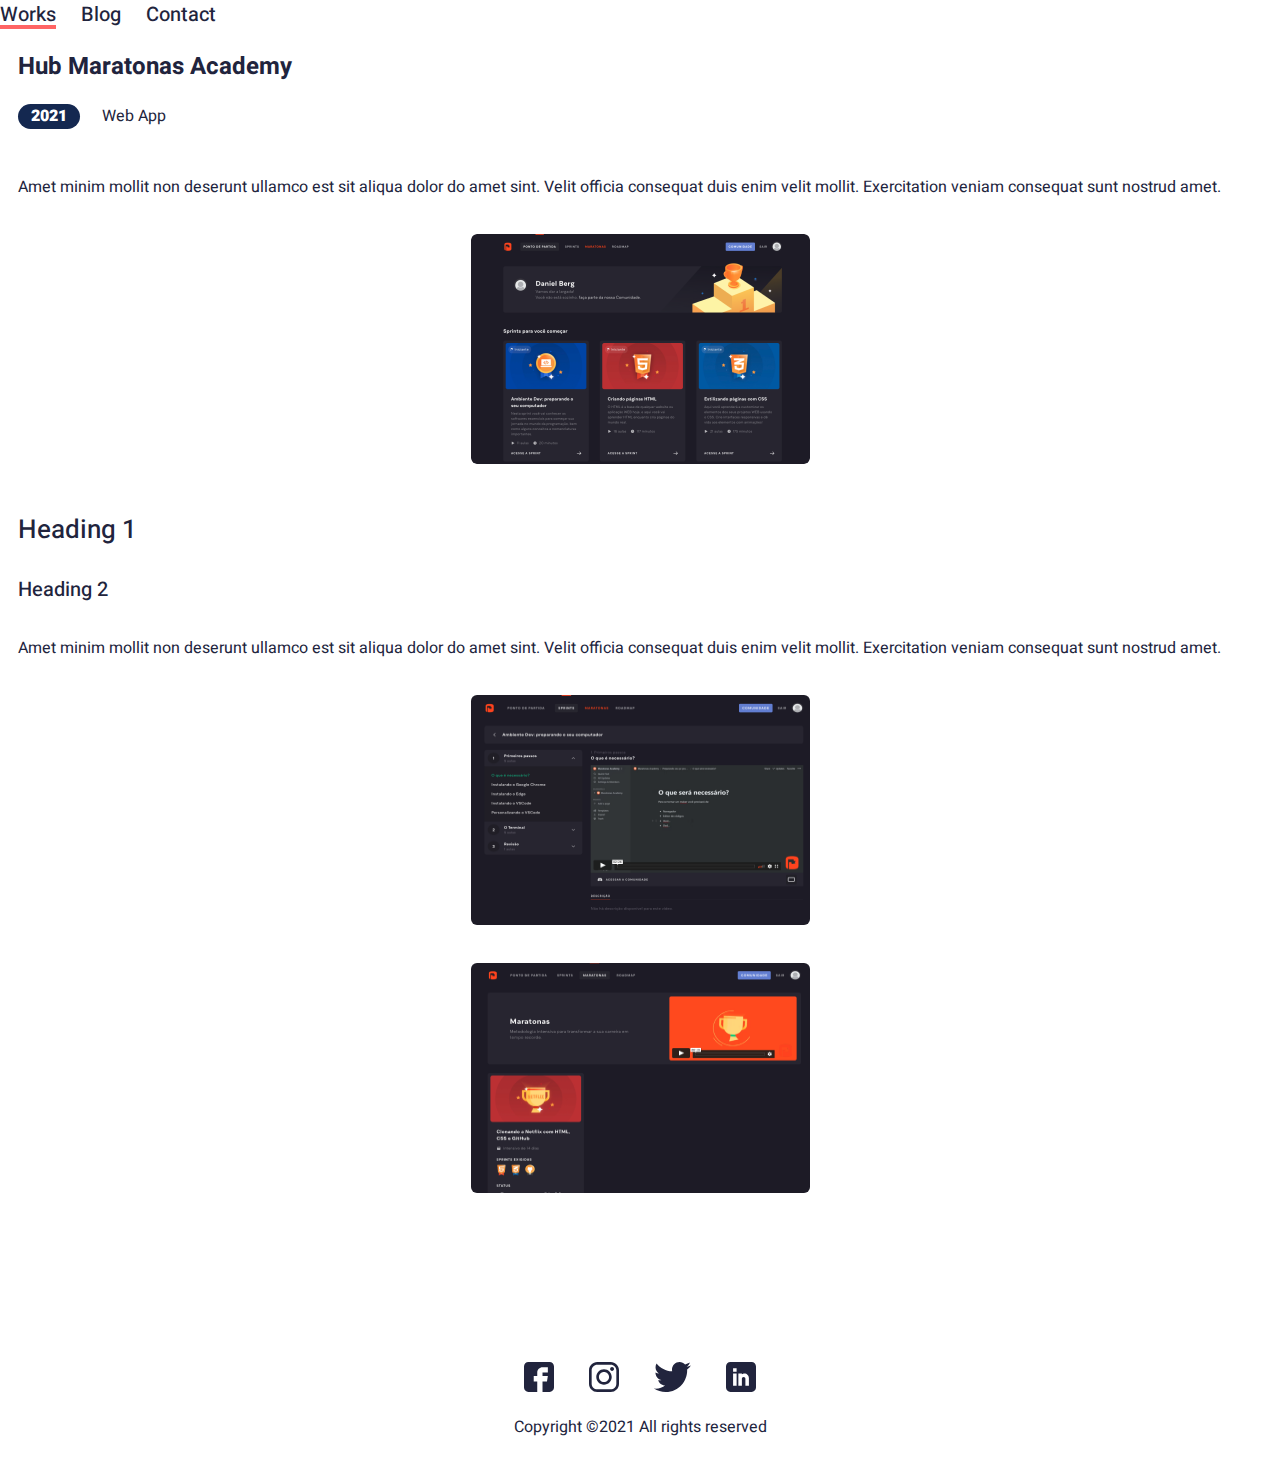
<file: portfolio-detail.html>
<!DOCTYPE html>
<html lang="en">
  <head>
    <link rel="stylesheet" href="styles/pages/portfolio-detail.css" />
    <meta charset="UTF-8" />
    <meta http-equiv="X-UA-Compatible" content="IE=edge" />
    <meta name="viewport" content="width=device-width, initial-scale=1.0" />
    <title>Guilherme Tavares - Desenvolvedor front-end</title>
  </head>
  <body>
    <header>
      <nav class="navbar">
        <a class="navbar__menu" href="#">
          <img src="assets/icons/menu.svg" alt="Menu" />
        </a>
      </nav>
      <ul class="navbar__list hide-to-mobile">
        <a class="navbar__link" href="#">Works</a>
        <a class="navbar__link" href="#">Blog</a>
        <a class="navbar__link" href="#">Contact</a>
      </ul>
    </header>

    <section class="portfolio-detail">
      <h2 class="portfolio-detail__title">Hub Maratonas Academy</h2>
      <div class="portfolio-detail__info">
        <p class="portfolio-detail__badge">2021</p>
        <p class="portfolio-detail__type">Web App</p>
      </div>

      <div class="portfolio-detail__content">
        <p>
          Amet minim mollit non deserunt ullamco est sit aliqua dolor do amet
          sint. Velit officia consequat duis enim velit mollit. Exercitation
          veniam consequat sunt nostrud amet.
        </p>
        <img
          src="assets/images/portfolio-item-cover1.png"
          alt="Hub Maratonas Academy"
        />
        <h1>Heading 1</h1>
        <h2>Heading 2</h2>
        <p>
          Amet minim mollit non deserunt ullamco est sit aliqua dolor do amet
          sint. Velit officia consequat duis enim velit mollit. Exercitation
          veniam consequat sunt nostrud amet.
        </p>
        <img
          src="assets/images/portfolio-item-cover2.png"
          alt="Hub Maratonas Academy"
        />
        <img
          src="assets/images/portfolio-item-cover3.png"
          alt="Hub Maratonas Academy"
        />
      </div>
    </section>

    <footer class="footer">
      <div class="footer__social">
        <a class="footer__link" href="#">
          <img src="assets/icons/facebook.svg" alt="Facebook" />
        </a>
        <a class="footer__link" href="https://www.instagram.com/guilhermeomt/">
          <img src="assets/icons/instagram.svg" alt="Instagram" />
        </a>
        <a class="footer__link" href="#">
          <img src="assets/icons/twitter.svg" alt="Twitter" />
        </a>
        <a
          class="footer__link"
          href="https://www.linkedin.com/in/guilherme-tavares-3b65541a4/"
        >
          <img src="assets/icons/linkedin.svg" alt="Linkedin" />
        </a>
      </div>
      <p class="footer__copy">Copyright ©2021 All rights reserved</p>
    </footer>
  </body>
</html>
</file>
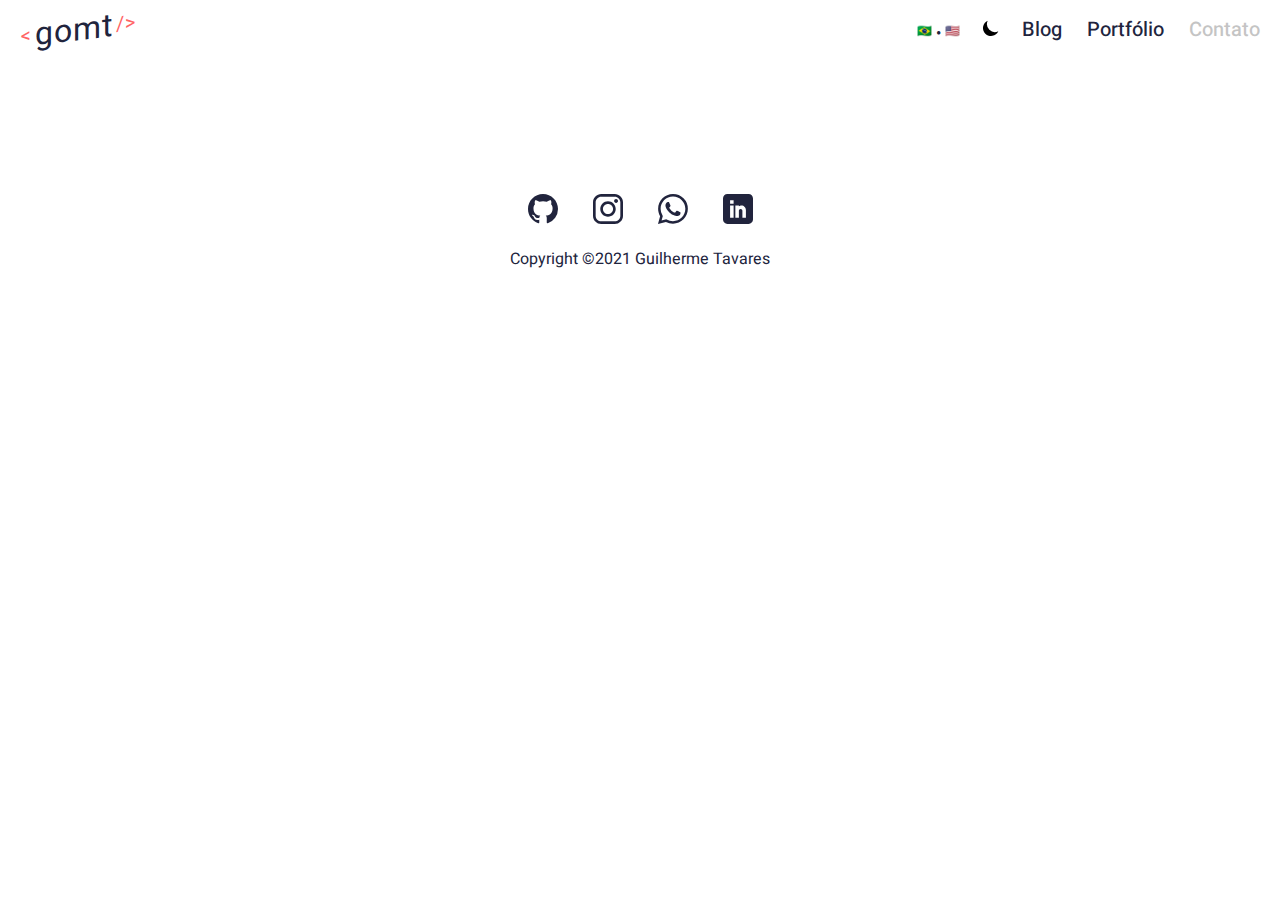
<file: blog/how-i-ve-built-my-frameworkless-portfolio-website-introduction-part-1-3-bo.html>
<!DOCTYPE html>
<html lang="en">
  <head>
    <link rel="stylesheet" href="../styles/pages/post.css" />
    <meta charset="UTF-8" />
    <meta http-equiv="X-UA-Compatible" content="IE=edge" />
    <meta name="viewport" content="width=device-width, initial-scale=1.0" />
    <title>Guilherme Tavares - Desenvolvedor front-end</title>
    <style>
      code {
        color: var(--color-primary);
      }

      .ltag__twitter-tweet {
        background: white;
        max-width: 500px;
        font-size: 0.75em;
        line-height: 1.35em;
        border-radius: 3px;
        margin: 1.6em auto;
        min-height: 60px;
        cursor: pointer;
        padding: 0px;
        border: 1px solid #dbdbdb;
        box-shadow: 1px 2px 4px 0 rgba(0, 0, 0, 0.18);
      }

      .ltag__twitter-tweet__header {
        position: relative;
        height: 52px;
      }

      .ltag__twitter-tweet__profile-image {
        height: 36px;
        min-height: 36px;
        width: 36px;
        border-radius: 50px;
        position: absolute;
        left: calc(0.3vw + 13px);
        top: calc(0.3vw + 13px);
        background-color: #ececec;
        margin: 0;
      }

      .ltag__twitter-tweet__full-name {
        color: #1c2022;
        position: absolute;
        left: calc(0.3vw + 57px);
        top: calc(0.3vw + 13px);
        font-weight: bold;
        font-size: 16px;
      }

      .ltag__twitter-tweet__username {
        position: absolute;
        left: calc(0.3vw + 57px);
        top: calc(0.3vw + 33px);
        color: #697882;
        font-size: 14px;
      }

      .ltag__twitter-tweet a {
        color: #55acee;
      }

      .ltag__twitter-tweet__twitter-logo {
        position: absolute;
        right: calc(0.3vw + 8px);
        top: 20px;
        left: auto;
      }

      .ltag__twitter-tweet__twitter-logo img {
        height: 24px;
        min-height: 24px;
        max-width: 24px;
        display: inline-block;
        width: 36px;
        margin: auto;
      }

      .ltag__twitter-tweet__body {
        color: #1c2022;
        font-size: 16px;
        line-height: 22px;
        padding: calc(0.3vw + 13px) calc(0.3vw + 13px) 0px;
      }

      .ltag__twitter-tweet__date {
        font-size: 14px;
        color: #697882;
        margin-top: 3px;
        padding: 0px calc(0.3vw + 13px);
      }

      .ltag__twitter-tweet__actions {
        margin: 6px auto 0px;
        padding: 0px calc(0.3vw + 13px) 5px;
        color: #aab8c2;
        font-size: 14px;
      }

      .ltag__twitter-tweet__actions__button {
        width: 18px;
        height: 22px;
        display: inline-block;
        margin-left: 20px;
        margin-right: 2px;
        vertical-align: -7px;
      }
    </style>
  </head>
  <body>
    <header class="header">
      <a class="header__logo" href="/"
        ><span class="header__opening">&lt;</span
        ><span class="header__name">gomt</span
        ><span class="header__closing">/&gt;</span></a
      >
      <nav class="navbar">
        <div>
          <a class="navbar__language" href="/">🇧🇷</a>
          <span style="font-size: 8px">●</span>
          <a class="navbar__language disabled">🇺🇸</a>
        </div>
        <button
          onclick="toggleDarkMode()"
          style="background-color: transparent; border: 0; cursor: pointer"
        >
          <img
            class="hide"
            id="light-sun"
            src="../assets/icons/sun.svg"
            alt=""
            width="20"
          />
          <img
            id="dark-moon"
            src="../assets/icons/moon.svg"
            alt=""
            width="20"
          />
        </button>
        <button class="navbar__menu" onclick="toggleOpenMenu()">
          <svg
            class="navbar__icon"
            width="30"
            height="20"
            viewBox="0 0 30 20"
            fill="none"
            xmlns="http://www.w3.org/2000/svg"
          >
            <path
              class="navbar__path navbar__path--first"
              d="M0 1H30"
              stroke="#21243D"
              stroke-width="1.6"
            />
            <path
              class="navbar__path navbar__path--second"
              d="M0 10H30"
              stroke="#21243D"
              stroke-width="1.6"
            />
            <path
              class="navbar__path navbar__path--third"
              d="M0 19H30"
              stroke="#21243D"
              stroke-width="1.6"
            />
          </svg>
        </button>
        <ul id="menu" class="navbar__list">
          <a class="navbar__link" href="#blog"><li>Blog</li></a>
          <a class="navbar__link" href="#portfolio"><li>Portfólio</li></a>
          <a class="navbar__link disabled" href="#"><li>Contato</li></a>
        </ul>
      </nav>
    </header>

    <section class="post">
      <div id="post-cover" class="post__cover"></div>
      <h2 id="post-title" class="post__title"></h2>
      <div class="post__info">
        <p id="post-date" class="post__date"></p>
        <p id="post-tags" class="post__tags"></p>
      </div>

      <div id="post-content" class="post__content"></div>
    </section>

    <footer class="footer">
      <div class="footer__social">
        <a
          class="footer__link"
          href="https://github.com/guilhermeomt"
          target="_blank"
          rel="noopener noreferrer"
        >
          <svg
            class="footer__icon"
            xmlns="http://www.w3.org/2000/svg"
            width="30"
            height="30"
            viewBox="0 0 16 16"
          >
            <path
              fill="#21243D"
              d="M8 0C3.58 0 0 3.58 0 8c0 3.54 2.29 6.53 5.47 7.59.4.07.55-.17.55-.38 0-.19-.01-.82-.01-1.49-2.01.37-2.53-.49-2.69-.94-.09-.23-.48-.94-.82-1.13-.28-.15-.68-.52-.01-.53.63-.01 1.08.58 1.23.82.72 1.21 1.87.87 2.33.66.07-.52.28-.87.51-1.07-1.78-.2-3.64-.89-3.64-3.95 0-.87.31-1.59.82-2.15-.08-.2-.36-1.02.08-2.12 0 0 .67-.21 2.2.82.64-.18 1.32-.27 2-.27.68 0 1.36.09 2 .27 1.53-1.04 2.2-.82 2.2-.82.44 1.1.16 1.92.08 2.12.51.56.82 1.27.82 2.15 0 3.07-1.87 3.75-3.65 3.95.29.25.54.73.54 1.48 0 1.07-.01 1.93-.01 2.2 0 .21.15.46.55.38A8.012 8.012 0 0 0 16 8c0-4.42-3.58-8-8-8z"
            />
          </svg>
        </a>
        <a
          class="footer__link"
          href="https://www.instagram.com/guilhermeomt/"
          target="_blank"
          rel="noopener noreferrer"
        >
          <svg
            class="footer__icon"
            width="30"
            height="30"
            viewBox="0 0 30 30"
            fill="none"
            xmlns="http://www.w3.org/2000/svg"
          >
            <path
              d="M21.7209 0H8.27874C3.71384 0 0 3.71402 0 8.27892V21.7211C0 26.2862 3.71384 30 8.27874 30H21.7209C26.2862 30 30 26.286 30 21.7211V8.27892C30.0002 3.71402 26.2862 0 21.7209 0ZM27.3384 21.7211C27.3384 24.8185 24.8185 27.3383 21.7211 27.3383H8.27874C5.18153 27.3384 2.66175 24.8185 2.66175 21.7211V8.27892C2.66175 5.18171 5.18153 2.66175 8.27874 2.66175H21.7209C24.8183 2.66175 27.3383 5.18171 27.3383 8.27892V21.7211H27.3384Z"
              fill="#21243D"
            />
            <path
              d="M14.9998 7.27014C10.7373 7.27014 7.26953 10.7379 7.26953 15.0004C7.26953 19.2627 10.7373 22.7303 14.9998 22.7303C19.2623 22.7303 22.73 19.2627 22.73 15.0004C22.73 10.7379 19.2623 7.27014 14.9998 7.27014ZM14.9998 20.0683C12.2051 20.0683 9.93128 17.7949 9.93128 15.0002C9.93128 12.2054 12.2049 9.93171 14.9998 9.93171C17.7946 9.93171 20.0683 12.2054 20.0683 15.0002C20.0683 17.7949 17.7944 20.0683 14.9998 20.0683Z"
              fill="#21243D"
            />
            <path
              d="M23.0545 5.01318C22.5417 5.01318 22.0379 5.2208 21.6757 5.58457C21.3118 5.94657 21.1025 6.45053 21.1025 6.96513C21.1025 7.47814 21.3119 7.98192 21.6757 8.34569C22.0377 8.70769 22.5417 8.91708 23.0545 8.91708C23.5691 8.91708 24.0713 8.70769 24.435 8.34569C24.7988 7.98192 25.0064 7.47796 25.0064 6.96513C25.0064 6.45053 24.7988 5.94657 24.435 5.58457C24.073 5.2208 23.5691 5.01318 23.0545 5.01318Z"
              fill="#21243D"
            />
          </svg>
        </a>
        <a
          class="footer__link"
          href="https://api.whatsapp.com/send?phone=5522997221704"
          target="_blank"
          rel="noopener noreferrer"
        >
          <svg
            class="footer__icon"
            xmlns="http://www.w3.org/2000/svg"
            width="30"
            height="30"
            viewBox="0 0 16 16"
          >
            <path
              fill="#21243D"
              d="M13.601 2.326A7.854 7.854 0 0 0 7.994 0C3.627 0 .068 3.558.064 7.926c0 1.399.366 2.76 1.057 3.965L0 16l4.204-1.102a7.933 7.933 0 0 0 3.79.965h.004c4.368 0 7.926-3.558 7.93-7.93A7.898 7.898 0 0 0 13.6 2.326zM7.994 14.521a6.573 6.573 0 0 1-3.356-.92l-.24-.144-2.494.654.666-2.433-.156-.251a6.56 6.56 0 0 1-1.007-3.505c0-3.626 2.957-6.584 6.591-6.584a6.56 6.56 0 0 1 4.66 1.931 6.557 6.557 0 0 1 1.928 4.66c-.004 3.639-2.961 6.592-6.592 6.592zm3.615-4.934c-.197-.099-1.17-.578-1.353-.646-.182-.065-.315-.099-.445.099-.133.197-.513.646-.627.775-.114.133-.232.148-.43.05-.197-.1-.836-.308-1.592-.985-.59-.525-.985-1.175-1.103-1.372-.114-.198-.011-.304.088-.403.087-.088.197-.232.296-.346.1-.114.133-.198.198-.33.065-.134.034-.248-.015-.347-.05-.099-.445-1.076-.612-1.47-.16-.389-.323-.335-.445-.34-.114-.007-.247-.007-.38-.007a.729.729 0 0 0-.529.247c-.182.198-.691.677-.691 1.654 0 .977.71 1.916.81 2.049.098.133 1.394 2.132 3.383 2.992.47.205.84.326 1.129.418.475.152.904.129 1.246.08.38-.058 1.171-.48 1.338-.943.164-.464.164-.86.114-.943-.049-.084-.182-.133-.38-.232z"
            />
          </svg>
        </a>
        <a
          class="footer__link"
          href="https://www.linkedin.com/in/guilherme-tavares-3b65541a4/"
          target="_blank"
          rel="noopener noreferrer"
        >
          <svg
            class="footer__icon"
            width="30"
            height="30"
            viewBox="0 0 30 30"
            fill="none"
            xmlns="http://www.w3.org/2000/svg"
          >
            <path
              d="M25.6055 0H4.39453C1.97159 0 0 1.97159 0 4.39453V25.6055C0 28.0284 1.97159 30 4.39453 30H25.6055C28.0284 30 30 28.0284 30 25.6055V4.39453C30 1.97159 28.0284 0 25.6055 0ZM10.6055 23.7891H7.08984V11.4844H10.6055V23.7891ZM10.6055 9.72656H7.08984V6.21094H10.6055V9.72656ZM22.9102 23.7891H19.3945V16.7578C19.3945 15.7887 18.6058 15 17.6367 15C16.6676 15 15.8789 15.7887 15.8789 16.7578V23.7891H12.3633V11.4844H15.8789V12.147C16.7999 11.8607 17.3982 11.4844 18.5156 11.4844C20.8999 11.4869 22.9102 13.6258 22.9102 16.1536V23.7891Z"
              fill="#21243D"
            />
          </svg>
        </a>
      </div>
      <p class="footer__copy">Copyright ©2021 Guilherme Tavares</p>
    </footer>
  </body>

  <script src="../scripts/main.js"></script>
  <script>
    async function getPostData() {
      const response = await fetch('https://dev.to/api/articles/743874');
      const postData = await response.json();

      const titleElement = document.querySelector('#post-title');
      const dateElement = document.querySelector('#post-date');
      const contentElement = document.querySelector('#post-content');
      const coverImageContainerElement = document.querySelector('#post-cover');
      const tagsElement = document.querySelector('#post-tags');
      const coverImageElement = document.createElement('img');

      coverImageElement.setAttribute('src', postData.cover_image);

      const date = new Date(postData.published_timestamp);
      const options = {
        year: 'numeric',
        month: 'long',
        day: 'numeric',
      };
      const formattedDate = new Intl.DateTimeFormat('pt-BR', options).format(
        date
      );

      const tagList = postData.tags.map(
        (tag) => `<span class="post__hashtag">#</span>${tag}`
      );

      coverImageContainerElement.appendChild(coverImageElement);
      titleElement.innerHTML = postData.title;
      dateElement.innerHTML = formattedDate;
      tagsElement.innerHTML = tagList.join(', ');
      contentElement.innerHTML = postData.body_html;
    }

    getPostData();
  </script>
</html>
</file>
<file: styles/pages/index.css>
@import '../utils/variables.css';
@import '../utils/general.css';
@import '../utils/animations.css';

@import '../components/header.css';
@import '../components/navbar.css';
@import '../components/intro.css';
@import '../components/button.css';
@import '../components/blog-posts.css';
@import '../components/post-card.css';
@import '../components/portfolio.css';
@import '../components/portfolio-item.css';
@import '../components/footer.css';

@import '../utils/responsive.css';
@import '../themes/dark.css';
</file>
<file: styles/pages/portfolio-detail.css>
@import '../utils/variables.css';
@import '../utils/general.css';

@import '../components/navbar.css';
@import '../components/portfolio-detail.css';
@import '../components/footer.css';

@import '../utils/responsive.css';
</file>
<file: styles/pages/post.css>
@import '../utils/variables.css';
@import '../utils/general.css';

@import '../components/header.css';
@import '../components/navbar.css';
@import '../components/post.css';
@import '../components/footer.css';

@import '../utils/responsive.css';
@import '../themes/dark.css';

.footer {
  margin-top: 50px;
}
</file>
